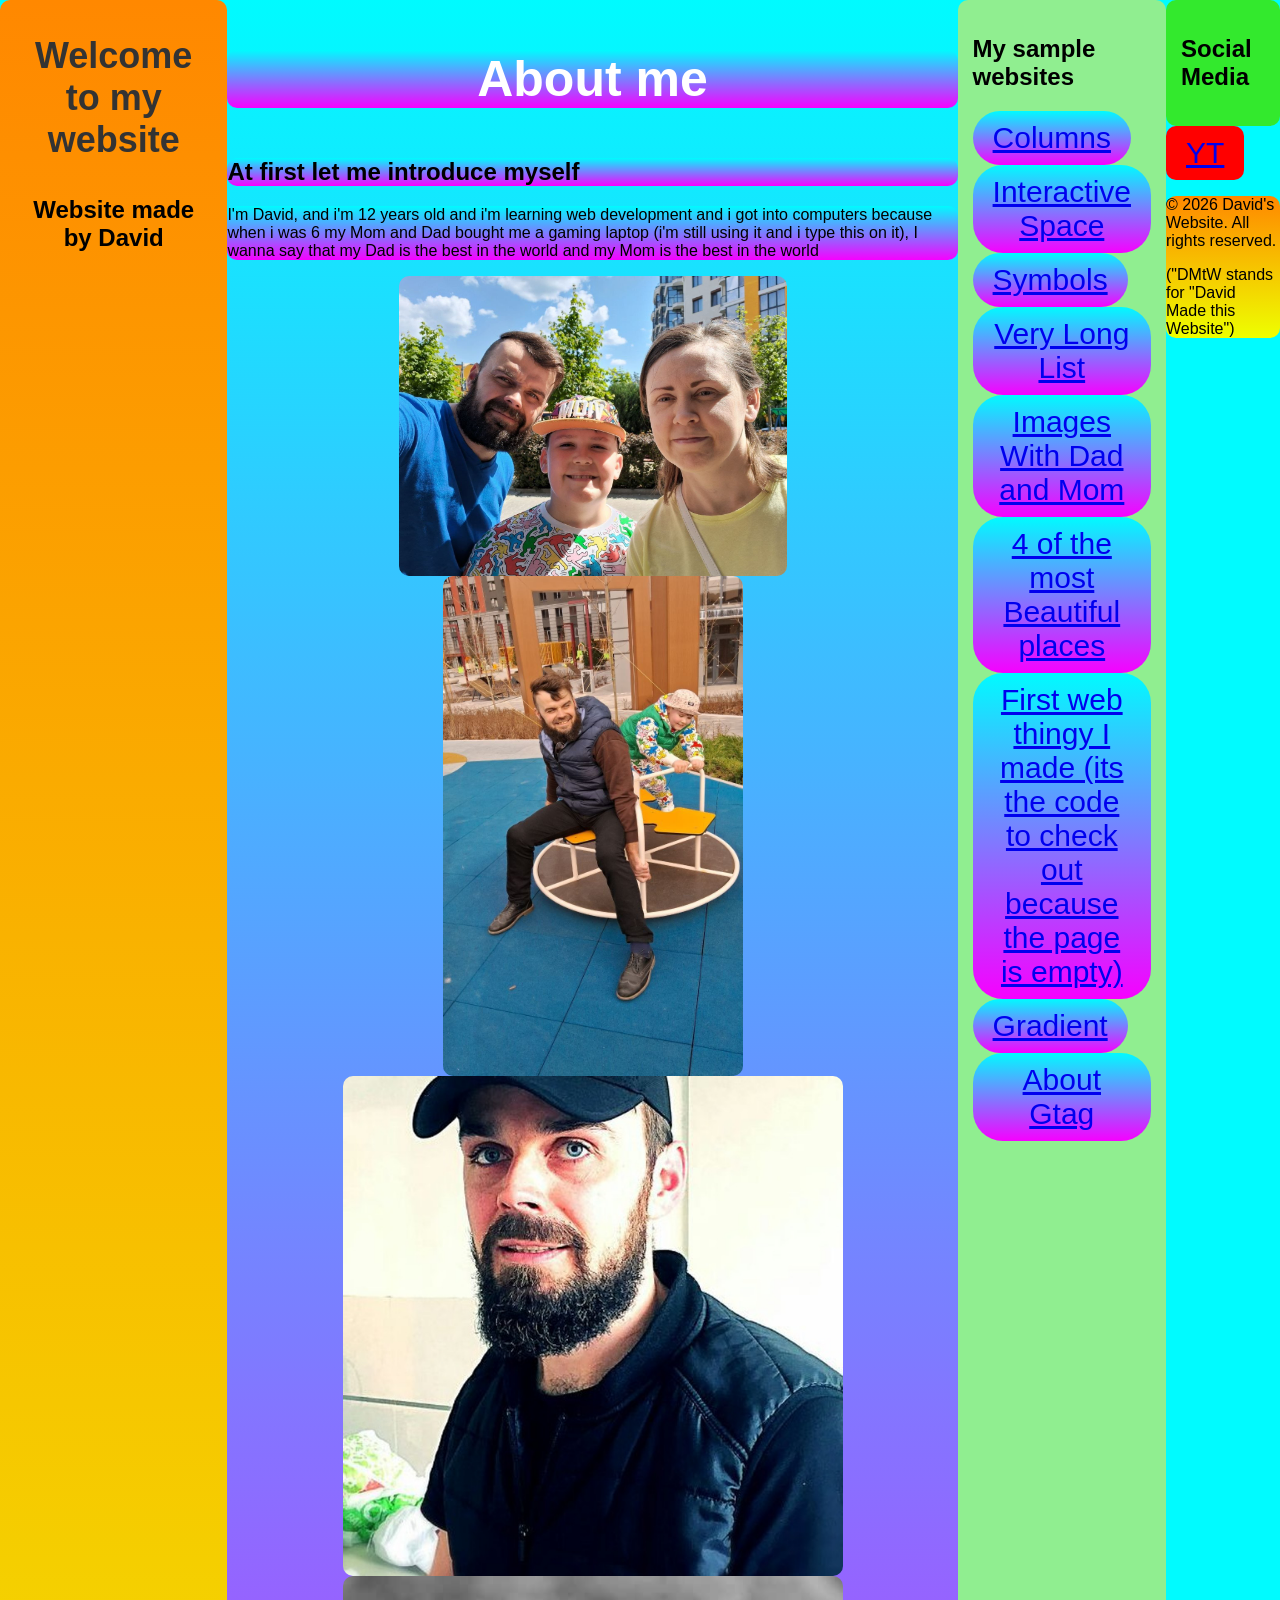
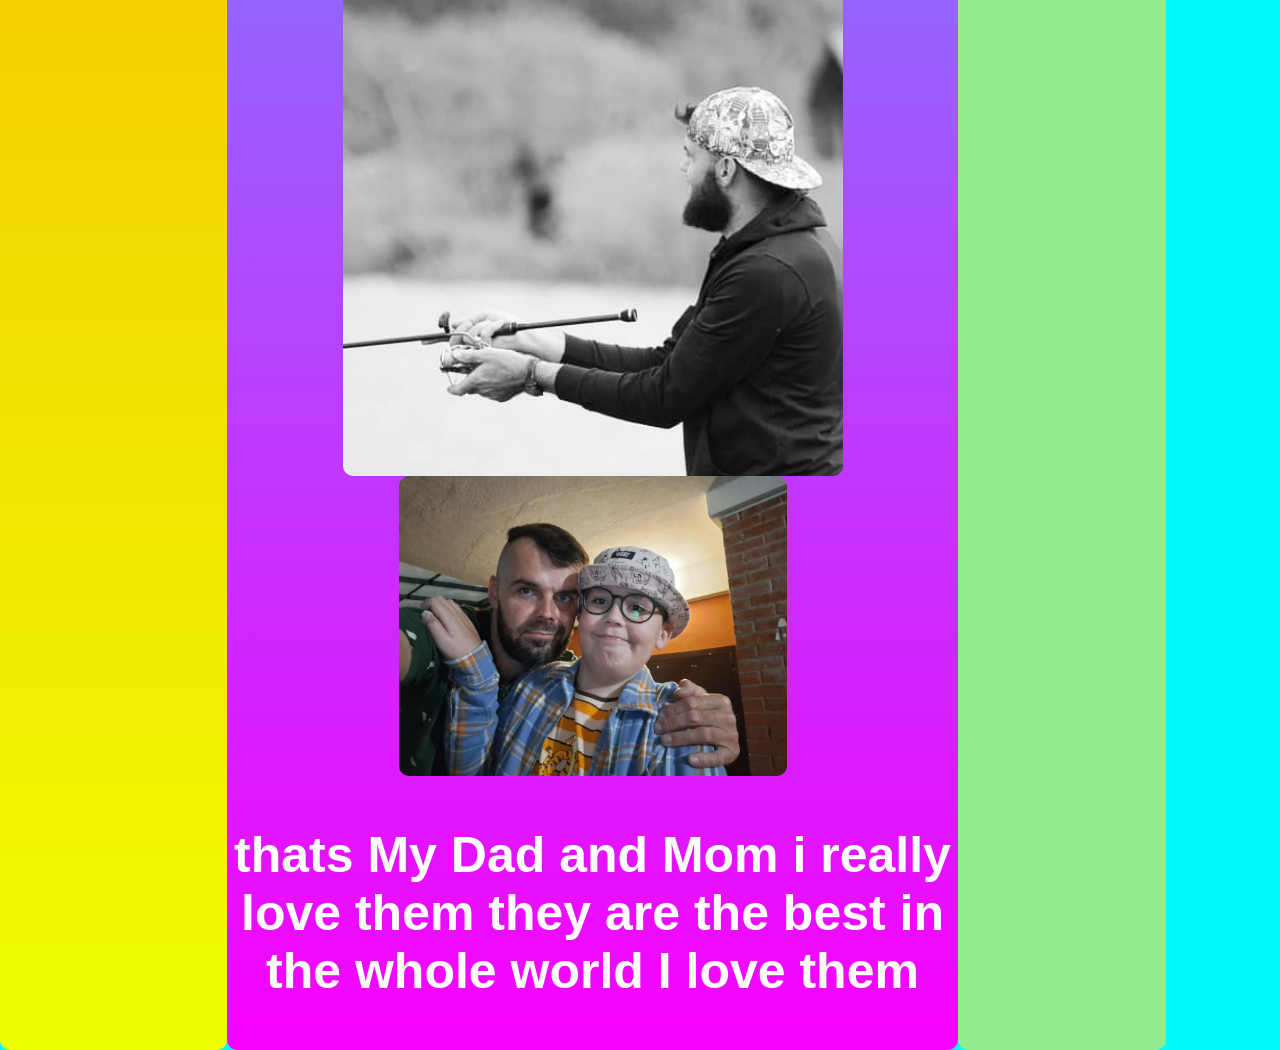
<file: index.html>
<!DOCTYPE html>
<html lang="en">
<head>
    <meta charset="UTF-8">
    <meta name="viewport" content="width=device-width, initial-scale=1.0">
    <title>DMtW</title>
    <link rel="stylesheet" href="website 12.11.2026.css">
    <link rel="icon" type="image/x-icon" href="My Dad Favicon.ico">
</head>


<header style="background: linear-gradient(to bottom, #ff8800, #eeff00); border-radius: 10px;">
        <h1>Welcome to my website</h1>
    
        <h2>Website made by David</h2>
    </header>
    



    <main style="background: linear-gradient(to bottom, #00fbff, #f700ff); border-radius: 10px;">
        <h3 style="background: linear-gradient(to bottom, #00fbff, #f700ff); border-radius: 10px;">About me</h3>
        <h2 style="background: linear-gradient(to bottom, #00fbff, #f700ff); border-radius: 10px;">At first let me introduce myself</h2>
        <p style="background: linear-gradient(to bottom, #00fbff, #f700ff); border-radius: 10px;">I'm David, and i'm 12 years old and i'm learning web development and i got into computers because when i was 6 my Mom and Dad bought me a gaming laptop (i'm still using it and i type this on it), I wanna say that my Dad is the best in the world and my Mom is the best in the world  </p>
        <img id="Me and my Dad and Mom" src="Me and my Dad and Mom.jpg" alt="David's photo" width="388" height="300" style="background: linear-gradient(to bottom, #00fbff, #f700ff); border-radius: 10px;"/>
        <img id="Me and my Dad and Mom" src="Me and my Dad.jpg" alt="David's photo" width="300" height="500" style="background: linear-gradient(to bottom, #00fbff, #f700ff); border-radius: 10px;"/>
        <img id="Me and my Dad and Mom" src="My Dad.jpg" alt="David's photo" width="500" height="500" style="background: linear-gradient(to bottom, #00fbff, #f700ff); border-radius: 10px;"/>
        <img id="Me and my Dad and Mom" src="Our beloved Papulechka 3.jpg" alt="David's photo" width="500" height="500" style="background: linear-gradient(to bottom, #00fbff, #f700ff); border-radius: 10px;"/>
        <img id="Me and my Dad and Mom" src="Me and my Dad 2.jpg" alt="David's photo" width="388" height="300" style="background: linear-gradient(to bottom, #00fbff, #f700ff); border-radius: 10px;"/>
        <h3 Id="WE">thats My Dad and Mom i really love them they are the best in the whole world I love them</h3>
    </main>
        <aside style="background-color: lightgreen; padding: 15px; border-radius: 10px; width: 300px;">
            <h2>My sample websites</h2>
            <button style="background: linear-gradient(to bottom, #00fbff, #f700ff); border-radius: 30px;"><a href="table29.09.2026.html" target="_blank" alt="Columns">Columns</a></button>
             <button style="background: linear-gradient(to bottom, #00fbff, #f700ff); border-radius: 30px;"><a href="map21.10.2026.html" target="_blank" alt="Interactive Space">Interactive Space</a></button>
              <button style="background: linear-gradient(to bottom, #00fbff, #f700ff); border-radius: 30px;"><a href="symbols22.09.2026.html" target="_blank" alt="Symbols">Symbols</a></button>
               <button style="background: linear-gradient(to bottom, #00fbff, #f700ff); border-radius: 30px;"><a href="lists24.09.2026 Давид Саливон.html" target="_blank" alt="List">Very Long List</a></button>
                <button style="background: linear-gradient(to bottom, #00fbff, #f700ff); border-radius: 30px;"><a href="image 23.09.2026 Саливон Давид.html" target="_blank" alt="Images">Images With Dad and Mom</a></button>
                 <button style="background: linear-gradient(to bottom, #00fbff, #f700ff); border-radius: 30px;"><a href="combo 17.10.2026.html" target="_blank" alt="4 of the most Beautiful places">4 of the most Beautiful places</a></button>
                  <button style="background: linear-gradient(to bottom, #00fbff, #f700ff); border-radius: 30px;"><a href="base 20.09.2026.html" target="_blank" alt="First web thingy I made (its the code to check out because the page is empty)">First web thingy I made (its the code to check out because the page is empty)</a></button>
                   <button style="background: linear-gradient(to bottom, #00fbff, #f700ff); border-radius: 30px;"><a href="gradient.html" target="_blank" alt="Gradient">Gradient</a></button>
                    <button style="background: linear-gradient(to bottom, #00fbff, #f700ff); border-radius: 30px;"><a href="about gorilla tag01.10.2026.html" target="_blank" alt="About Gtag">About Gtag</a></button>

        </aside>
        <section id="Media">
        <aside style="background-color: rgb(51, 233, 45); float: left; padding: 15px; border-radius: 10px;">
            <h2>Social Media</h2>
        </aside>
        <section/>
        <section id="social-media">
           <button><a href="https://www.youtube.com/@fingercooldavid" target="_blank" alt="My youtube">YT</a></button>
        </section>
    </body>
    <footer style="background: linear-gradient(to bottom, #ff8800, #eeff00); border-radius: 10px;">
                <p>&copy; 2026 David's Website. All rights reserved.</p>
                <p>("DMtW stands for "David Made this Website")</p>
            </footer>
</html>
</file>
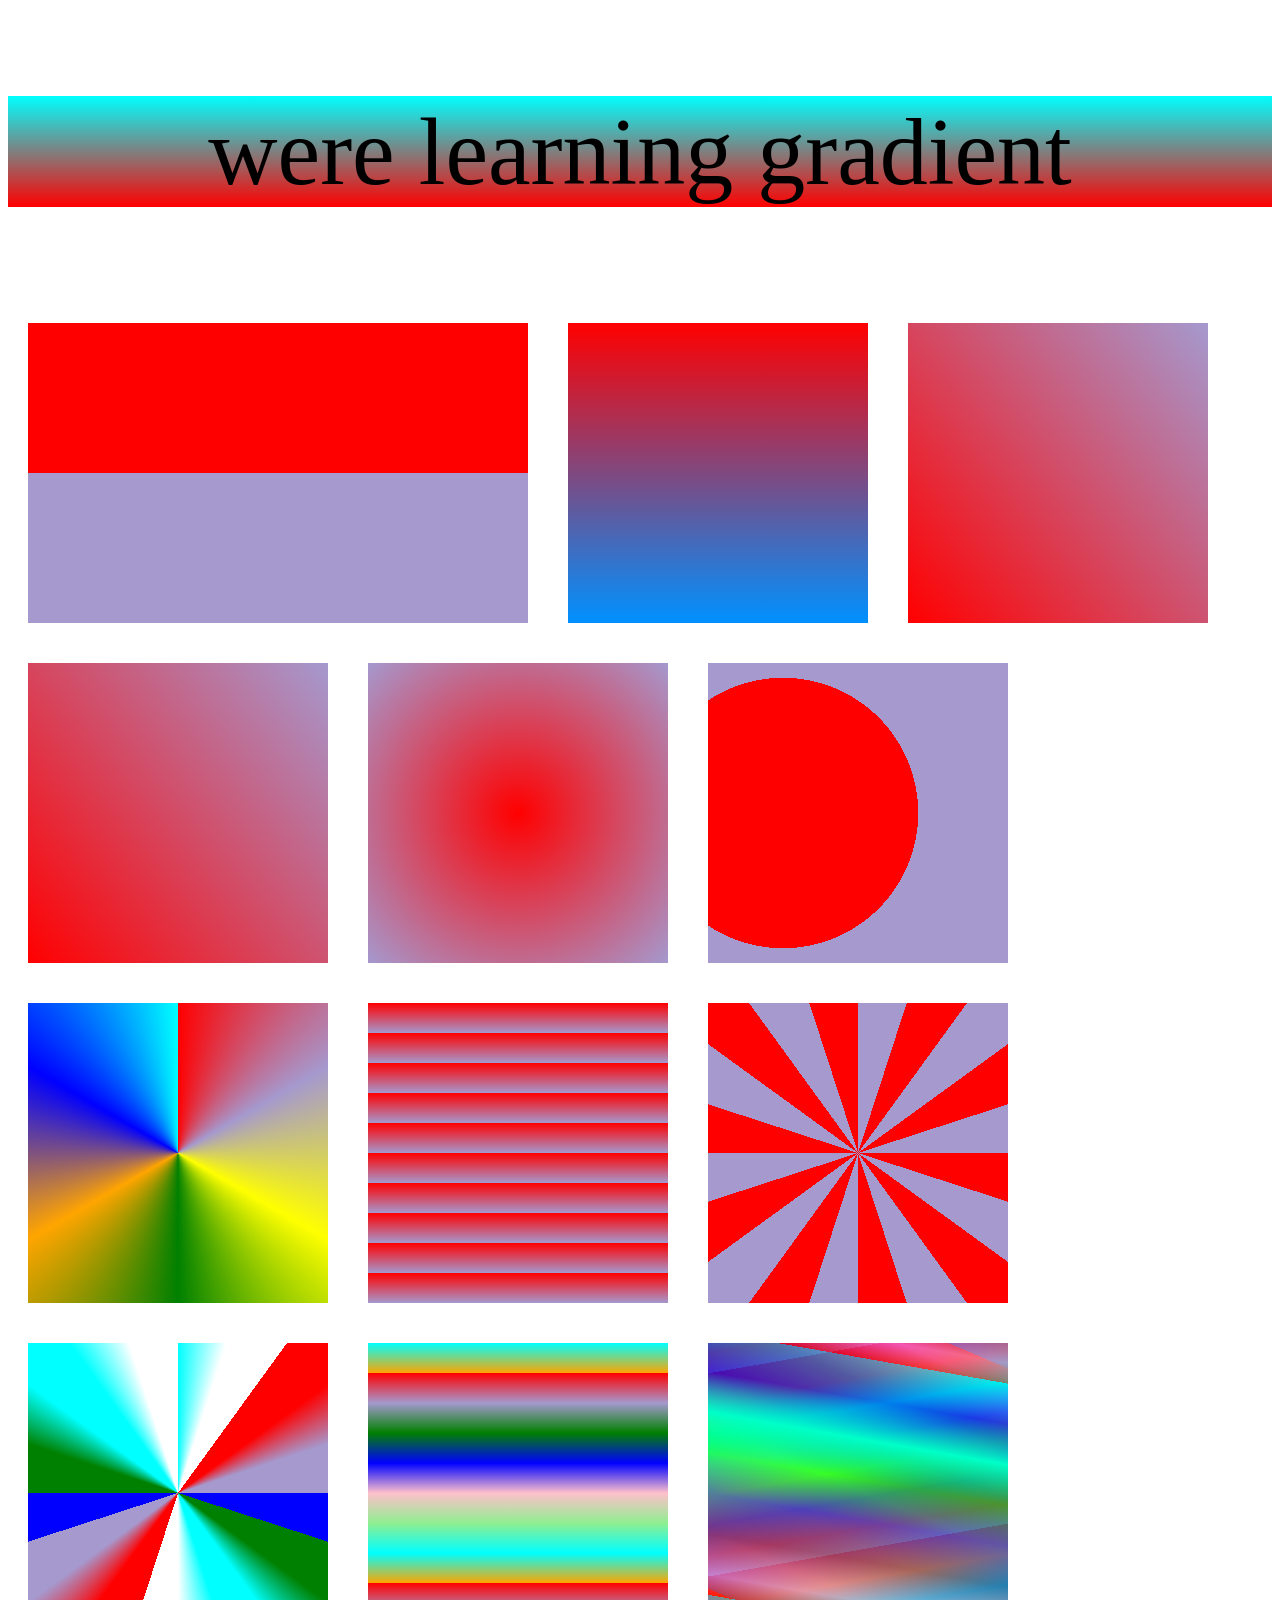
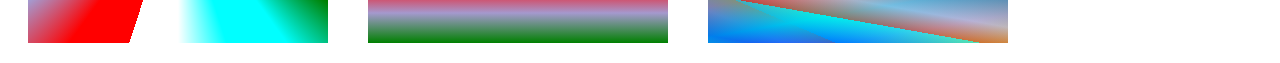
<file: gradient.html>
<!DOCTYPE html>
<html lang="en">
<head>
    <meta charset="UTF-8">
    <meta name="viewport" content="width=device-width, initial-scale=1.0">
    <title>gradient</title>
    <style>
    div{
    width: 300px;
    height: 300px;
    margin: 20px;
    float: left;
}
    </style>
</head>
<body>
    <p style="font-size: 1in; background: linear-gradient(cyan, red); text-align: center;">were learning gradient</p>
    <div style=" width: 500px ;background: linear-gradient(red 50%, rgb(165, 153, 206) 50%); "></div>
    <div style="background: linear-gradient(red, rgb(0, 145, 255)); "></div>
    <div style="background: linear-gradient(50deg, red, rgb(165, 153, 206)); "></div>
    <div style="background: linear-gradient(50deg, red, rgb(165, 153, 206)); "></div>
    <div style="background: radial-gradient(red, rgb(165, 153, 206)); "></div>
    <div style="background: radial-gradient(circle at 25% 50%, red 50%, rgb(165, 153, 206) 50%); "></div>
    <div style="background: conic-gradient(red, rgb(165, 153, 206),  yellow, green, orange, blue, cyan);"></div>
    <div style="background: repeating-linear-gradient( red 10%, rgb(165, 153, 206) 20%); "></div>
    <div style="background: repeating-conic-gradient( red 5% 10%, rgb(165, 153, 206) 10% 15%); "></div>
    <div style="background: repeating-conic-gradient( red 10% 15%, rgb(165, 153, 206) 20% 25%, blue 25% 30%, green 30% 35%, cyan 40% 45%, white 50% 55% ); "></div>
    <div style="background: repeating-linear-gradient(red 10%, rgb(165, 153, 206) 20%, green 30%, blue 40%, pink 50%, lightgreen 60%, cyan 70%, orange 80%);"></div>
    <div style="background:
    repeating-linear-gradient( 190deg,
      rgba(0, 221, 255, 0.5) 40px,
      rgba(0, 0, 255, 0.5) 80px,
      rgb(0, 255, 200) 120px,
      rgb(0 255 0 / 50%) 160px,
      rgb(0 0 255 / 50%) 200px,
      rgb(75 0 130 / 50%) 240px,
      rgb(238 130 238 / 50%) 280px,
      rgb(255 0 0 / 50%) 300px
    ),
    repeating-linear-gradient(
      -190deg,
      rgb(255 0 0 / 50%) 30px,
      rgb(255 153 0 / 50%) 60px,
      rgb(0, 255, 217) 90px,
      rgba(0, 217, 255, 0.5) 120px,
      rgba(77, 255, 0, 0.5) 150px,
      rgb(75 0 130 / 50%) 180px,
      rgba(255, 0, 0, 0.5) 210px,
      rgba(230, 121, 121, 0.5) 230px
    ),
    repeating-linear-gradient(
      23deg,
      rgb(0, 106, 255) 50px,
      rgb(255, 215, 141) 100px,
      rgb(255, 255, 93) 150px,
      rgba(40, 255, 40, 0.509) 200px,
      rgb(40, 40, 197) 250px,
      indigo 300px,
      rgb(239, 60, 239) 350px,
      red 370px
    );"></div>

</body>
</html>
</file>
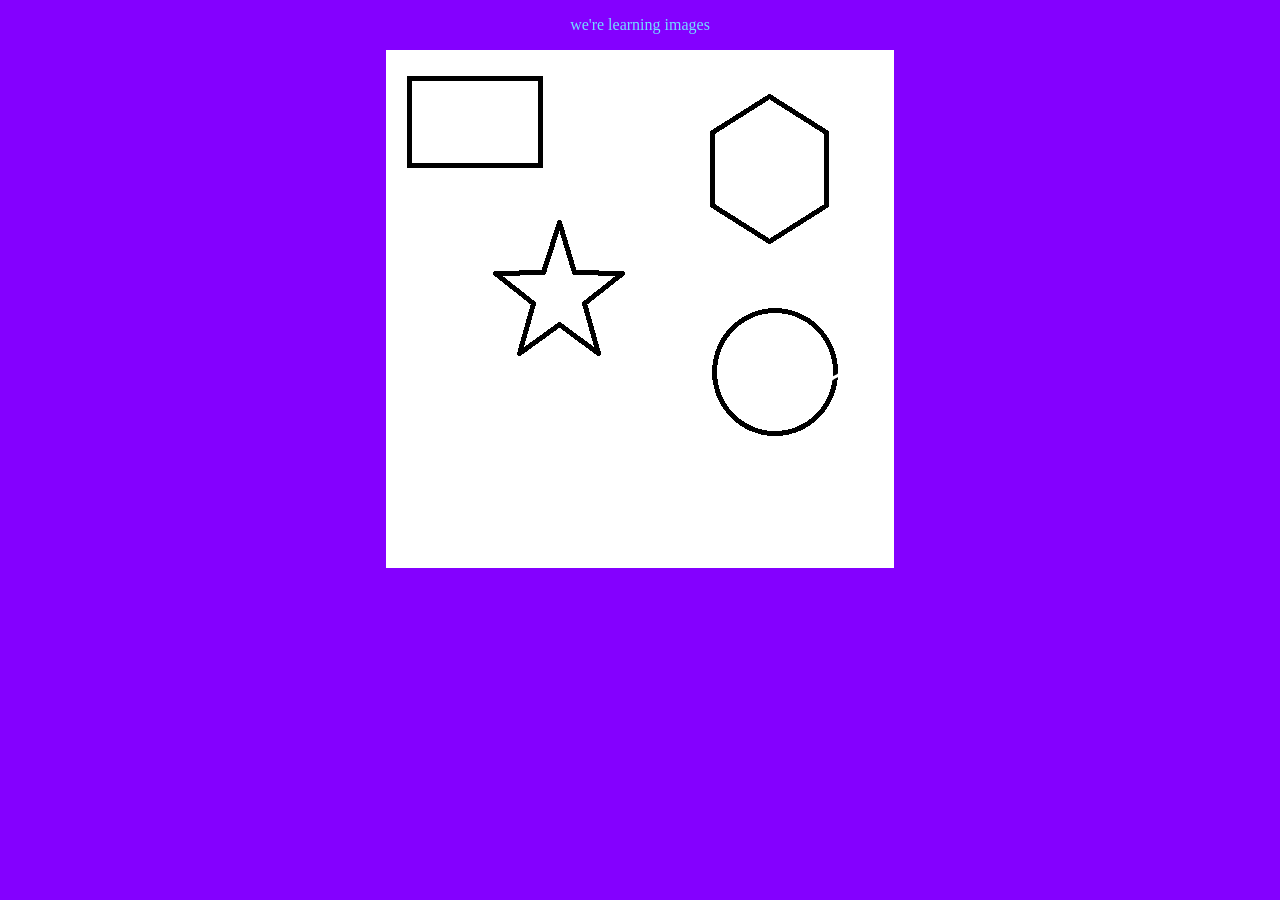
<file: map21.10.2026.html>
<!DOCTYPE html>
<html lang="en">
<head>
    <meta charset="UTF-8">
    <meta name="viewport" content="width=device-width, initial-scale=1.0">
    <title>Document</title>
</head>
<body>
    <p>we're learning images</p>
    
    <img src="shapes 21.10.2026.png" usemap="#image-map" alt="shapes">
    <map name="image-map">
        <area target="" alt="circle" title="circle" href="#" coords="" shape="circle" link="https://en.wikipedia.org/wiki/Rectangle">
        <area target="" alt="rectangle" title="rectangle" href="#" coords="23,28,152,114" shape="rect" link="https://en.wikipedia.org/wiki/Rectangle">
        <area target="" alt="Star" title="Star" href="#" coords="173,174,233,224,210,302,134,304,114,220" shape="poly", tags="polygon">
        <area target="" alt="pentagon" title="pentagon" href="#" coords="383,45,438,80,438,383,188,325,155,327,80" shape="poly", tags="polygon">
        <style>
        body{
            background-color: #8400ff;
            color: #73deff;
            Size: 50px;
            text-align: center;
        }
        </style>
</body>
</html>
</file>
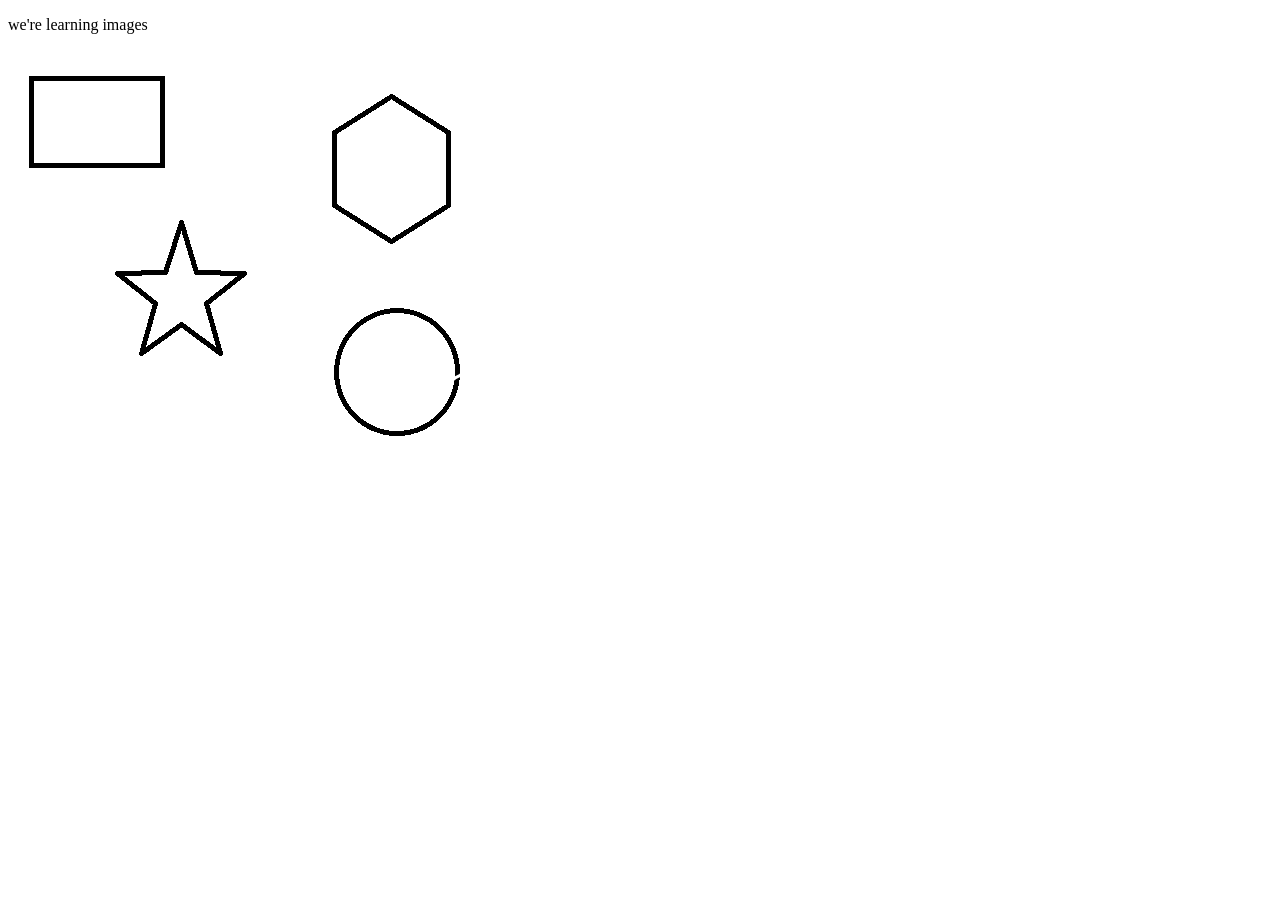
<file: mapin23.10.2026.html>
<!DOCTYPE html>
<html lang="en">
<head>
    <meta charset="UTF-8">
    <meta name="viewport" content="width=device-width, initial-scale=1.0">
    <title>Document</title>
</head>
<body>
    <p>we're learning images</p>
    <img src="shapes 21.10.2026.png" usemap="#image-map" alt="shapes">
    <map name="image-map">
        <area target="" alt="circle" title="circle" href="#" coords="100,100,50" shape="circle">
        <area target="" alt="rectangle" title="rectangle" href="#" coords="23,28,152,114" shape="rect" >
        <area target="" alt="Star" title="Star" href="#" coords="173,174,233,224,210,302,134,304,114,220" shape="poly", tags="polygon">
        <area target="" alt="Pentagon" title="Pentagon" href="#" coords="383,45,,400,200,400" shape="poly">
</body>
</html>
</file>
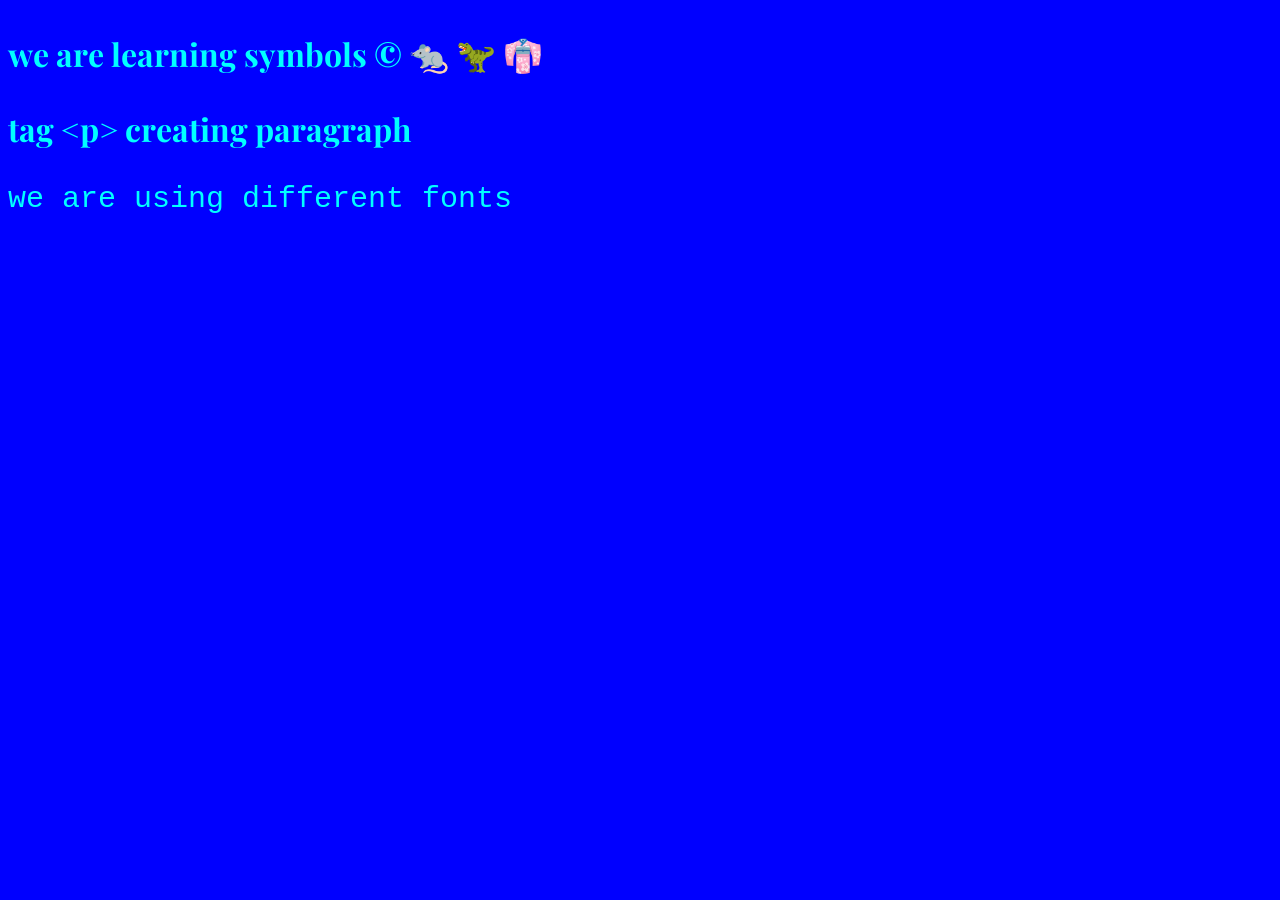
<file: symbols22.09.2026.html>
<!DOCTYPE html>
<html lang="en">
<head>
    <meta charset="UTF-8">
    <meta name="viewport" content="width=device-width, initial-scale=1.0">
    <title>Document</title>
    <link rel="stylesheet" href="symbols22.09.2026.css">
    <link rel="preconnect" href="https://fonts.googleapis.com">
<link rel="preconnect" href="https://fonts.gstatic.com" crossorigin>
<link href="https://fonts.googleapis.com/css2?family=Hi+Melody&family=Original+Surfer&family=Playfair+Display:ital,wght@0,400..900;1,400..900&display=swap" rel="stylesheet">
</head>
<body>
    <p class="p1">we are learning symbols &#169; &#128000; &#129430; &#128088; </p>

    <p class="p1">tag &lt;p&gt;  creating paragraph</p>

    <p class="p3">we are using different fonts</p>

</body>
</html>
</file>
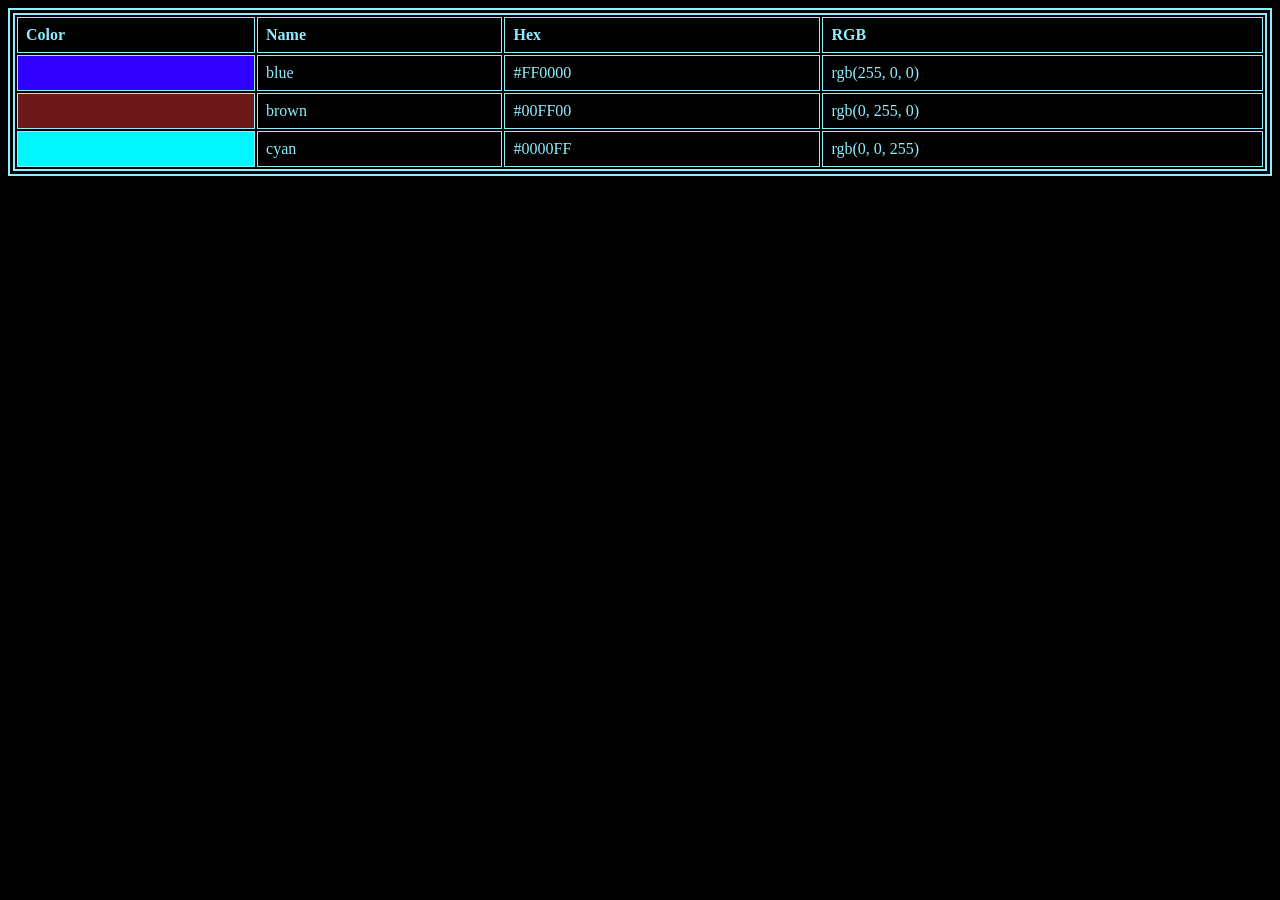
<file: table29.09.2026.html>
<!DOCTYPE html>
<html lang="en">
<head>
    <meta charset="UTF-8">
    <meta name="viewport" content="width=device-width, initial-scale=1.0">
    <title>Document</title>
    <link rel="stylesheet" href="table29.09.2026.css">
</head>
<body>
    <table>
        <thead>
            <tr>
                <th>Color</th> 
                <th>Name</th> 
                <th>Hex</th> 
                <th>RGB</th>
            </tr>
        </thead>
   
    <tbody>
        <tr>
            <td style="background-color: rgb(47, 0, 255);"></td>
            <td>blue</td>
            <td>#FF0000</td>
            <td>rgb(255, 0, 0)</td>
        </tr>
        <tr>
            <td style="background-color: rgb(109, 25, 25);"></td>
            <td>brown</td>
            <td>#00FF00</td>
            <td>rgb(0, 255, 0)</td>
        </tr>
        <tr>
            <td style="background-color: rgb(0, 247, 255);"></td>
            <td>cyan</td>
            <td>#0000FF</td>
            <td>rgb(0, 0, 255)</td>
        </tr>
        </tbody>
         </table>
         </body>
</html>
</file>
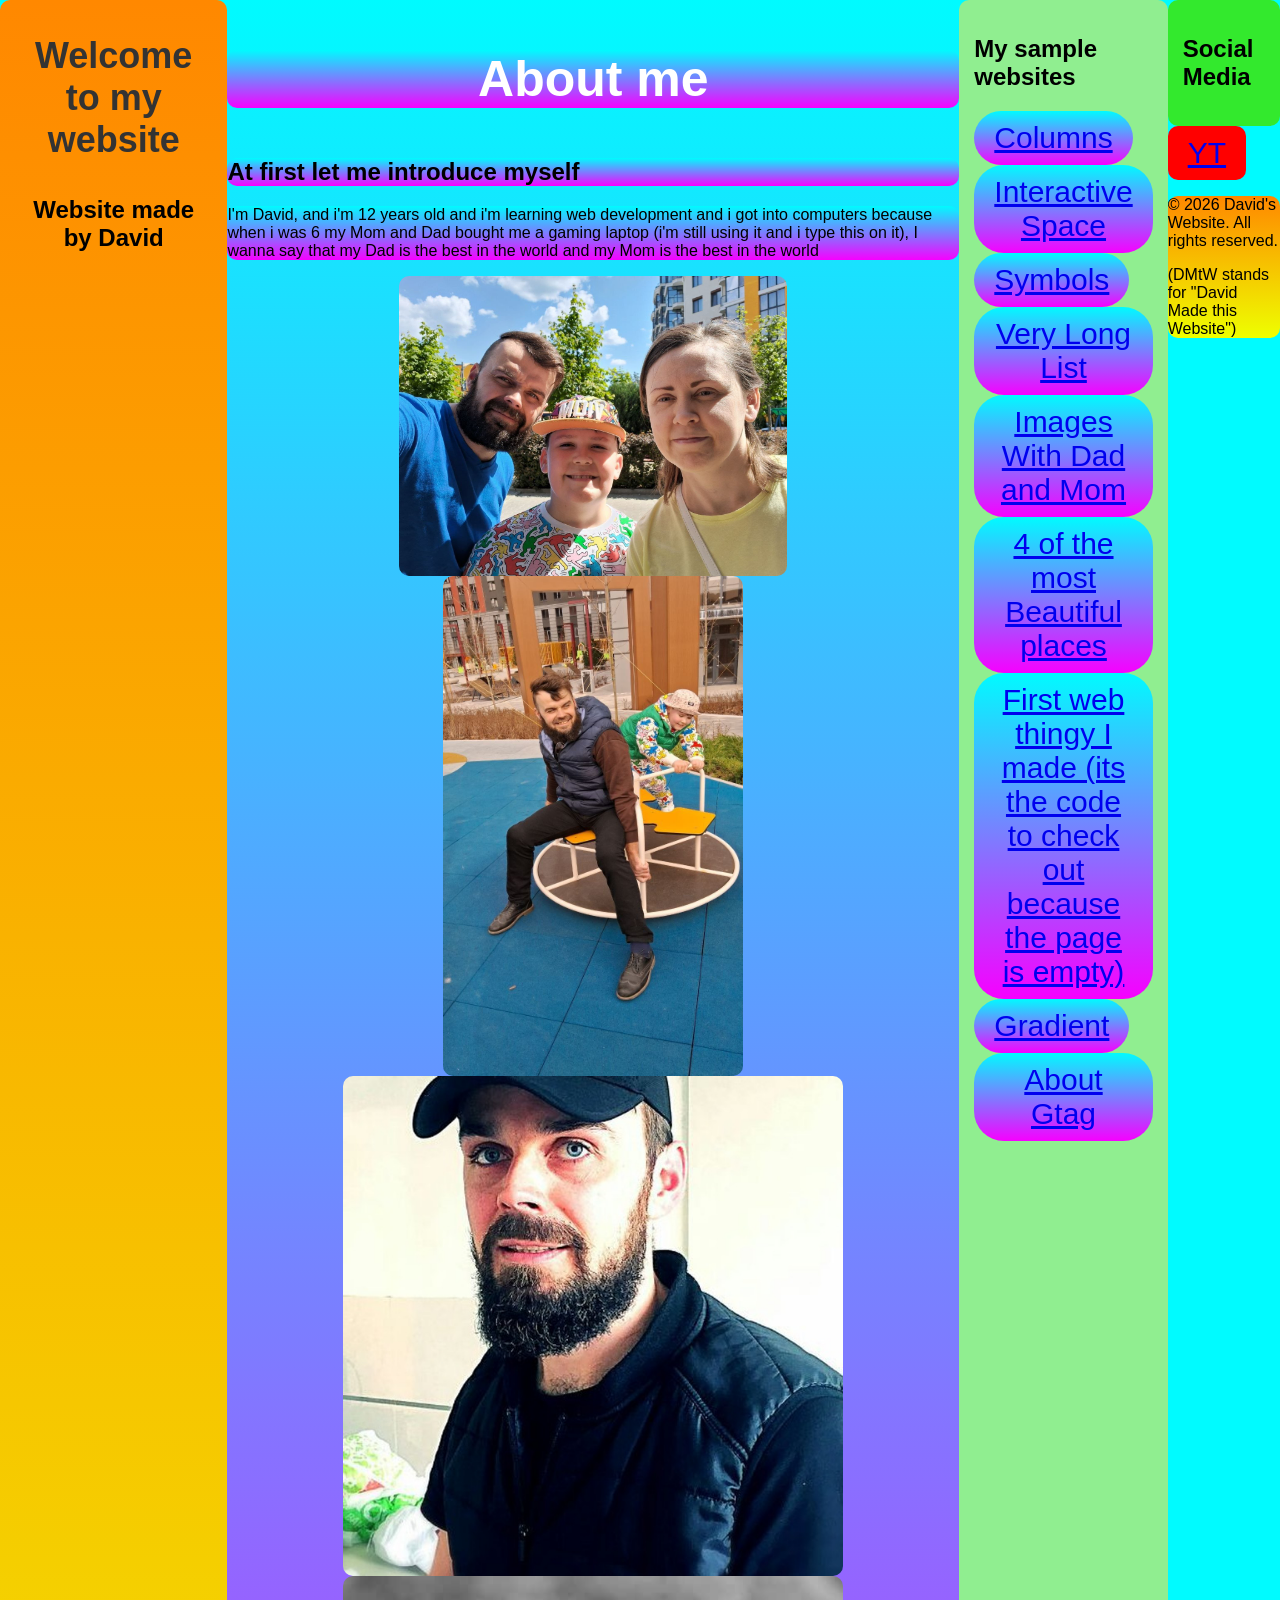
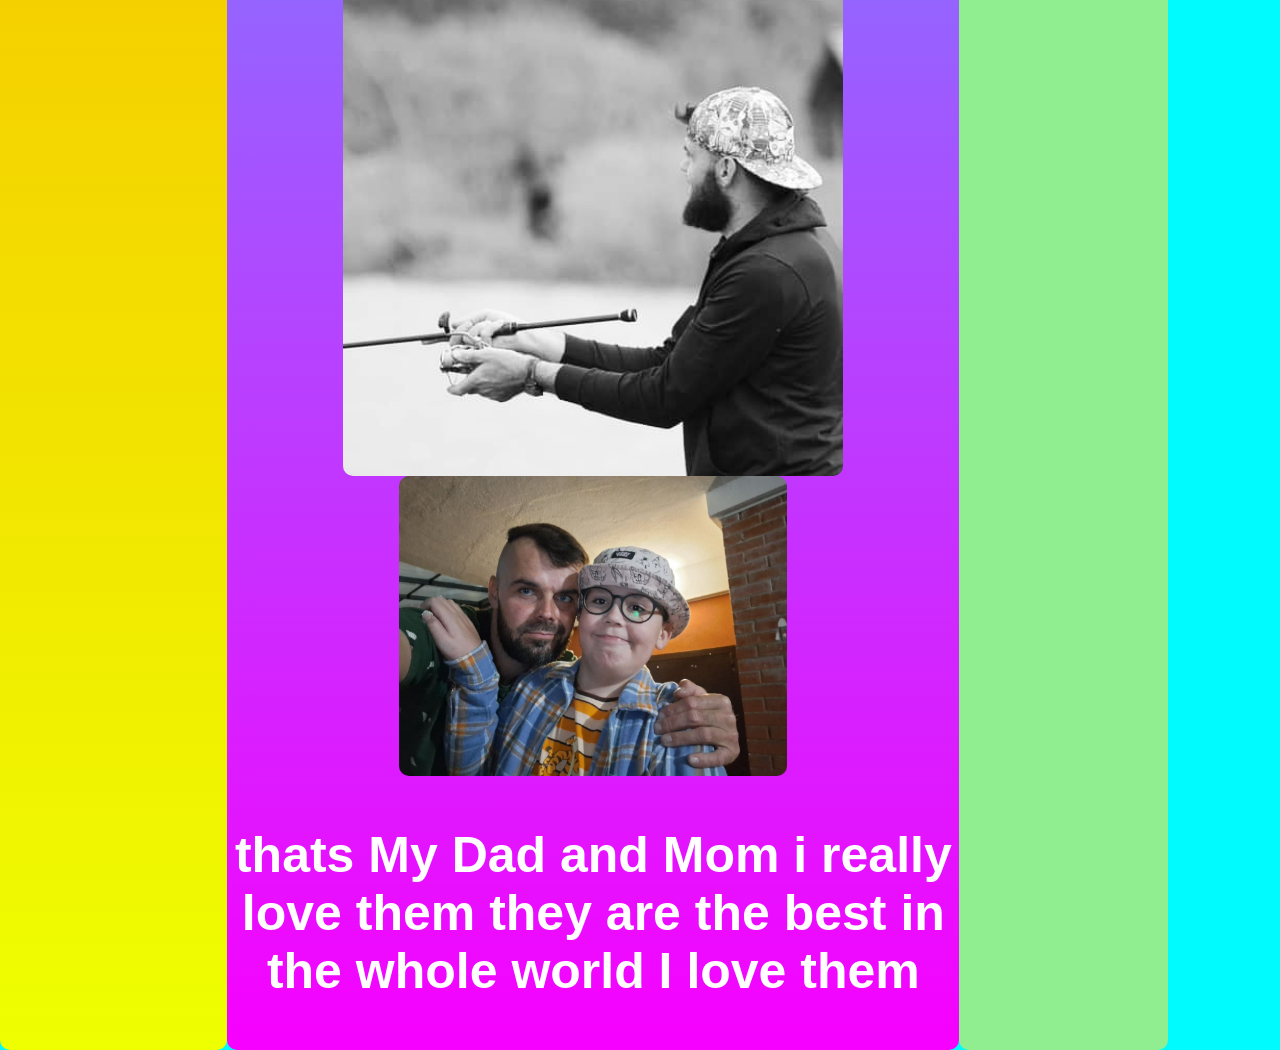
<file: website 12.11.2026.html>
<!DOCTYPE html>
<html lang="en">
<head>
    <meta charset="UTF-8">
    <meta name="viewport" content="width=device-width, initial-scale=1.0">
    <title>DMtW</title>
    <link rel="stylesheet" href="website 12.11.2026.css">
    <link rel="icon" type="image/x-icon" href="My Dad Favicon.ico">
</head>


<header style="background: linear-gradient(to bottom, #ff8800, #eeff00); border-radius: 10px;">
        <h1>Welcome to my website</h1>
    
        <h2>Website made by David</h2>
    </header>
    



    <main style="background: linear-gradient(to bottom, #00fbff, #f700ff); border-radius: 10px;">
        <h3 style="background: linear-gradient(to bottom, #00fbff, #f700ff); border-radius: 10px;">About me</h3>
        <h2 style="background: linear-gradient(to bottom, #00fbff, #f700ff); border-radius: 10px;">At first let me introduce myself</h2>
        <p style="background: linear-gradient(to bottom, #00fbff, #f700ff); border-radius: 10px;">I'm David, and i'm 12 years old and i'm learning web development and i got into computers because when i was 6 my Mom and Dad bought me a gaming laptop (i'm still using it and i type this on it), I wanna say that my Dad is the best in the world and my Mom is the best in the world  </p>
        <img id="Me and my Dad and Mom" src="Me and my Dad and Mom.jpg" alt="David's photo" width="388" height="300" style="background: linear-gradient(to bottom, #00fbff, #f700ff); border-radius: 10px;"/>
        <img id="Me and my Dad and Mom" src="Me and my Dad.jpg" alt="David's photo" width="300" height="500" style="background: linear-gradient(to bottom, #00fbff, #f700ff); border-radius: 10px;"/>
        <img id="Me and my Dad and Mom" src="My Dad.jpg" alt="David's photo" width="500" height="500" style="background: linear-gradient(to bottom, #00fbff, #f700ff); border-radius: 10px;"/>
        <img id="Me and my Dad and Mom" src="Our beloved Papulechka 3.jpg" alt="David's photo" width="500" height="500" style="background: linear-gradient(to bottom, #00fbff, #f700ff); border-radius: 10px;"/>
        <img id="Me and my Dad and Mom" src="Me and my Dad 2.jpg" alt="David's photo" width="388" height="300" style="background: linear-gradient(to bottom, #00fbff, #f700ff); border-radius: 10px;"/>
        <h3 Id="WE">thats My Dad and Mom i really love them they are the best in the whole world I love them</h3>
    </main>
        <aside style="background-color: lightgreen; padding: 15px; border-radius: 10px; width: 300px;">
            <h2>My sample websites</h2>
            <button style="background: linear-gradient(to bottom, #00fbff, #f700ff); border-radius: 30px;"><a href="table29.09.2026.html" target="_blank" alt="Columns">Columns</a></button>
             <button style="background: linear-gradient(to bottom, #00fbff, #f700ff); border-radius: 30px;"><a href="map21.10.2026.html" target="_blank" alt="Interactive Space">Interactive Space</a></button>
              <button style="background: linear-gradient(to bottom, #00fbff, #f700ff); border-radius: 30px;"><a href="symbols22.09.2026.html" target="_blank" alt="Symbols">Symbols</a></button>
               <button style="background: linear-gradient(to bottom, #00fbff, #f700ff); border-radius: 30px;"><a href="lists24.09.2026 Давид Саливон.html" target="_blank" alt="List">Very Long List</a></button>
                <button style="background: linear-gradient(to bottom, #00fbff, #f700ff); border-radius: 30px;"><a href="image 23.09.2026 Саливон Давид.html" target="_blank" alt="Images">Images With Dad and Mom</a></button>
                 <button style="background: linear-gradient(to bottom, #00fbff, #f700ff); border-radius: 30px;"><a href="combo 17.10.2026.html" target="_blank" alt="4 of the most Beautiful places">4 of the most Beautiful places</a></button>
                  <button style="background: linear-gradient(to bottom, #00fbff, #f700ff); border-radius: 30px;"><a href="base 20.09.2026.html" target="_blank" alt="First web thingy I made (its the code to check out because the page is empty)">First web thingy I made (its the code to check out because the page is empty)</a></button>
                   <button style="background: linear-gradient(to bottom, #00fbff, #f700ff); border-radius: 30px;"><a href="gradient.html" target="_blank" alt="Gradient">Gradient</a></button>
                    <button style="background: linear-gradient(to bottom, #00fbff, #f700ff); border-radius: 30px;"><a href="about gorilla tag01.10.2026.html" target="_blank" alt="About Gtag">About Gtag</a></button>

        </aside>
        <section id="Media">
        <aside style="background-color: rgb(51, 233, 45); float: left; padding: 15px; border-radius: 10px;">
            <h2>Social Media</h2>
        </aside>
        <section/>
        <section id="social-media">
           <button><a href="https://www.youtube.com/@fingercooldavid" target="_blank" alt="My youtube">YT</a></button>
        </section>
            <footer style="background: linear-gradient(to bottom, #ff8800, #eeff00); border-radius: 10px;">
                <p>&copy; 2026 David's Website. All rights reserved.</p>
                <p>(DMtW stands for "David Made this Website")</p>
            </footer>
        </body>
    </html>
</file>
<file: website 12.11.2026.css>
body {
    margin: 0;
    padding: 0;
    font-family: Arial, sans-serif;
    background-color: #00fbff;
    display: flex;
    flex-direction: row;
}

header {
    float: center;
    background-color: #00ffbf;
    padding: 20px;
    text-align: center;
}

h1 {
    float: center;
    color: #333;
    font-size: 36px;
    margin: 0;
/* Container for nav and main */
.container {
    display: flex;
    width: 100%;
}

/* Navigation styles */
nav {
    width: 30%;
    background-color: lightyellow;
    padding: 15px;
    box-sizing: border-box;
}

/* Main content styles */
main {
    width: 70%;
    background-color: rgb(0, 255, 200);
    padding: 15px;
    box-sizing: border-box;
}

/* Remove float from nav and aside */
nav,
aside {
    float: left;
    background-color: lightgreen;
    padding: 15px;
}
    padding: 15px;
}
button {
    background-color: #ff0000;
    color: rgb(255, 255, 255);
    padding: 10px 20px;
    border: none;
    cursor: pointer;
    font-size: 30px;
    border-radius: 10px;
}
img {
    margin: 0 auto;
    center;
    display: block;
}
h3{
    font-size: 50px;
    color: rgb(255, 255, 255);
    background-color: linear-gradient(to right, #00fbff, #f700ff);
    text-align: center;
}
</file>
<file: symbols22.09.2026.css>
body{
    background-color: blue;
}
p{
    font-size: 30px;
    color: cyan;
}
p.p1{
    font-size: 2em;
  font-family: "Playfair Display", serif;
  font-optical-sizing: auto;
  font-weight: 700;
  font-style: normal;
}

p.p3{
    font-family: 'Courier New', Courier, monospace;
}
</file>
<file: table29.09.2026.css>
body{
    background-color: #000000;
}
table{
    color: #91ecfe;
    width: 100%;
    border: 7px double #91ecfe;
}
th, td{
    border: 1px solid #91ecfe;
    padding: 8px;
    text-align: left;
}
tr:hover{
    background-color: #f72d2d;
}
td:hover{
    text-align: center;
    font-weight: 900;
    font-size: 30px;
    background-color: #f72d2d;
}
tr:nth-child(odd){
background-color: #000000;
}
</file>
